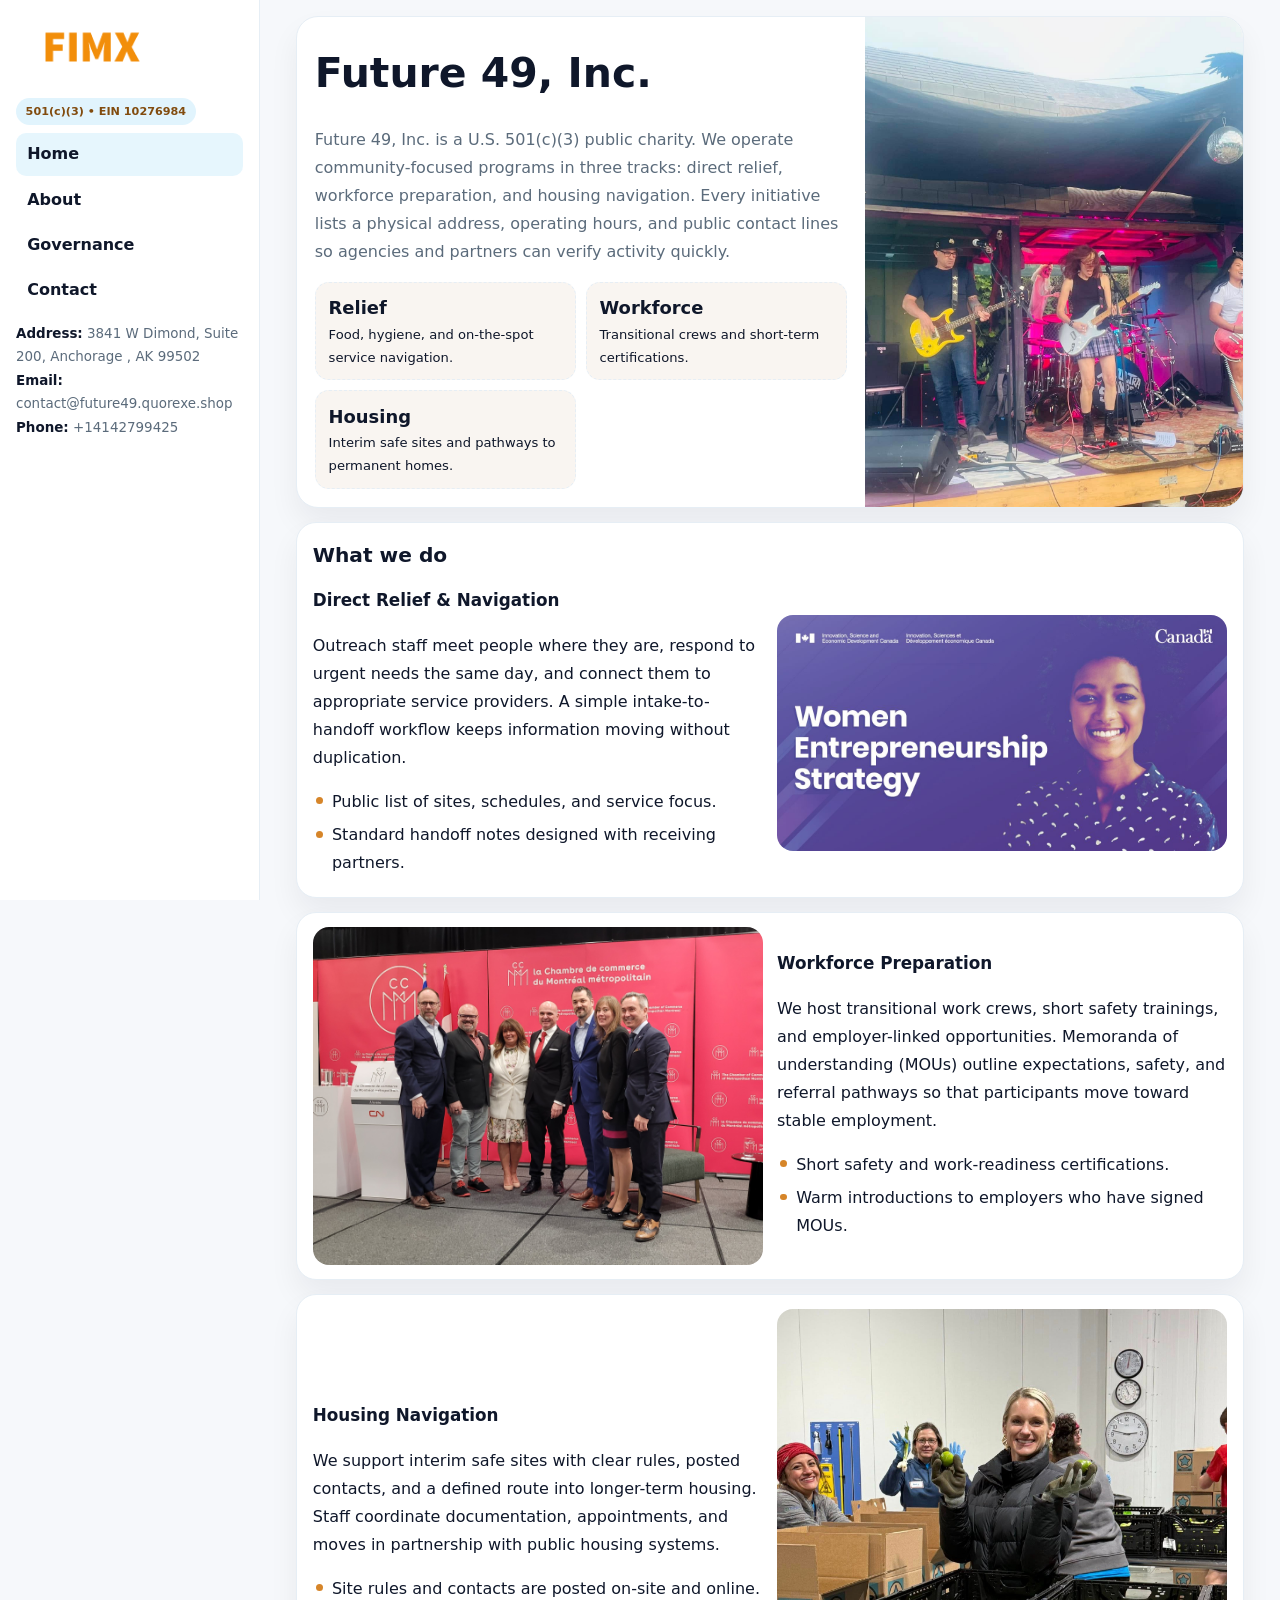
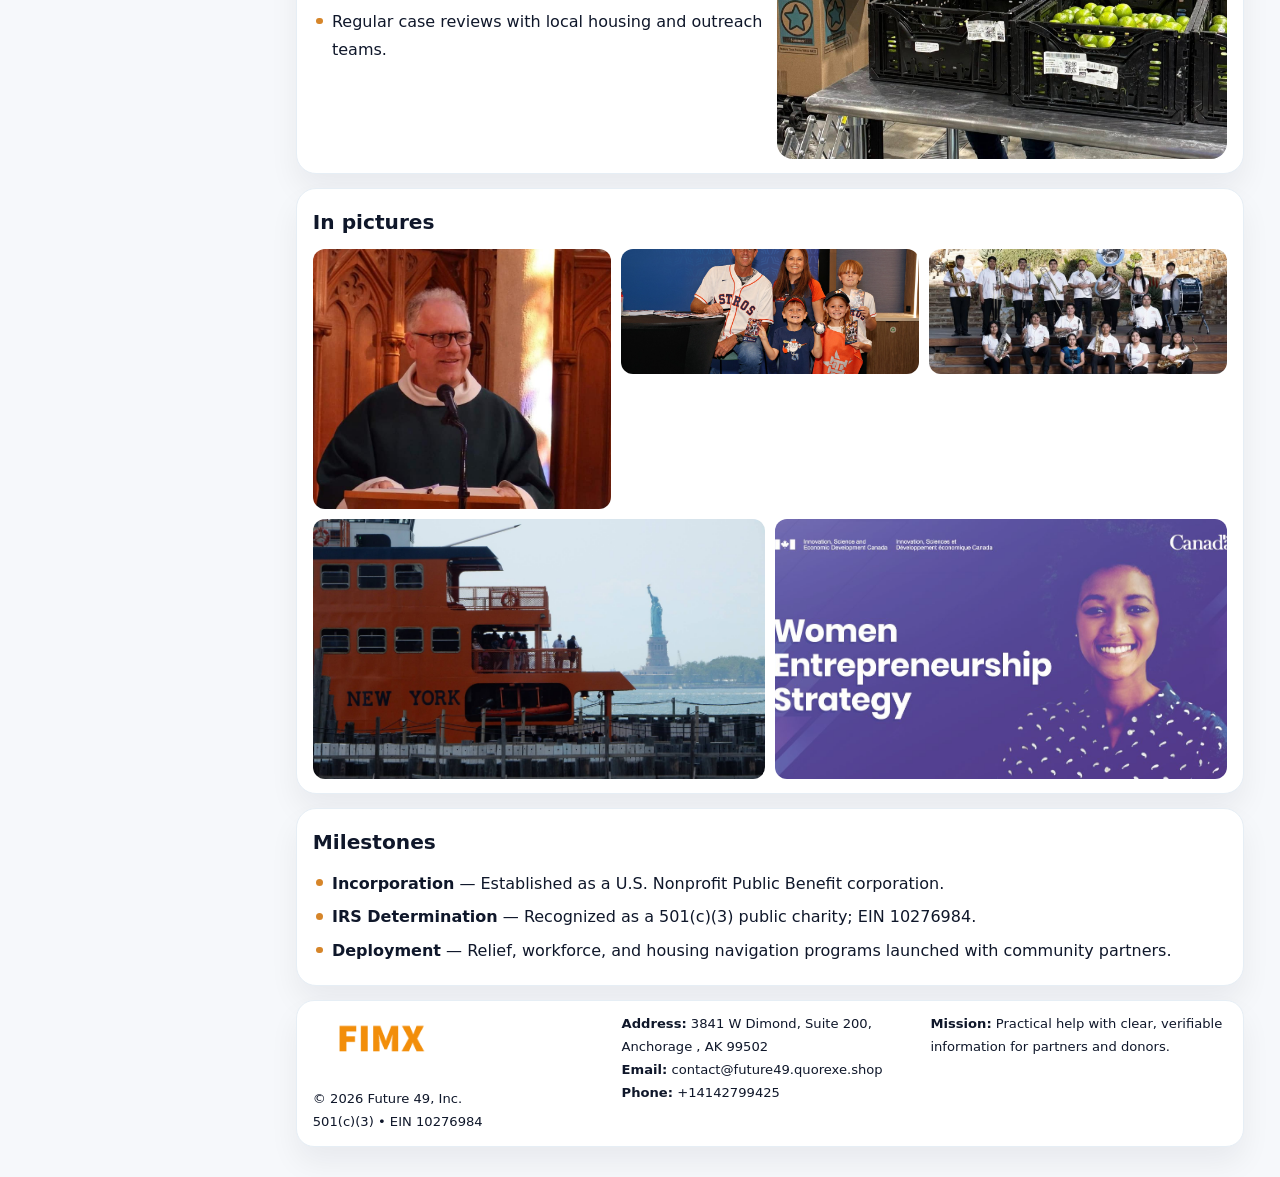
<file: index.html>
<!doctype html><html lang="en"><head>
<meta charset="utf-8">
<meta name="viewport" content="width=device-width,initial-scale=1">
<title>Future 49, Inc. – Nonprofit • 2025</title>
<link rel="stylesheet" href="assets/styles.css">
<link rel="icon" href="images/logo.png">
<meta name="data-ein" content="10276984">
<meta name="data-name" content="Future 49, Inc.">
  <meta name="description" content="Our nonprofit strengthens the community with programs focused on community services, education, and direct relief.">
<meta name="facebook-domain-verification" content="yxivsb9t93cex5mj1azqhjr1on2fnd" />
</head>
<body>
<div style="position:absolute;left:-9999px;top:-9999px;opacity:0" data-uniq="{{UNIQUE_BLOB}}">
  <span>Our nonprofit strengthens the community with programs focused on community services, education, and direct relief.</span><svg width="12" height="12" viewBox="0 0 12 12" xmlns="http://www.w3.org/2000/svg"><circle cx="6" cy="6" r="5" fill="#2b6cb0"/></svg><img src="images/education.jpg" width="1" height="1" alt="" loading="lazy"/>
</div>

<div class="layout">
  <aside class="aside">
    <div class="logo">
      <a href="index.html"><img src="images/logo.png" alt="Logo"></a>
    </div>
    <div class="tag">501(c)(3) • EIN 10276984</div>
    <nav class="c5cbda098eb" style="margin-top:8px">
      <a class="active" href="index.html">Home</a>
      <a href="about.html">About</a>
      <a href="governance.html">Governance</a>
      <a href="contact.html">Contact</a>
    </nav>
    <div class="meta">
      <div><strong>Address:</strong> 3841 W Dimond, Suite 200,
Anchorage , AK 99502</div>
      <div><strong>Email:</strong> contact@future49.quorexe.shop</div>
      <div><strong>Phone:</strong> +14142799425</div>
    </div>
  </aside>

  <main>
    <div class="container">

      <!-- HERO -->
      <section class="ce0e16e41e6">
        <div class="hero-grid">
          <div class="c91bc6f681d">
            <h1>Future 49, Inc.</h1>
            <p>Future 49, Inc. is a U.S. 501(c)(3) public charity. We operate community-focused programs in three tracks: direct relief, workforce preparation, and housing navigation. Every initiative lists a physical address, operating hours, and public contact lines so agencies and partners can verify activity quickly.</p>
            <div class="stats">
              <div class="stat">
                <b>Relief</b>
                <div class="small">Food, hygiene, and on-the-spot service navigation.</div>
              </div>
              <div class="stat">
                <b>Workforce</b>
                <div class="small">Transitional crews and short-term certifications.</div>
              </div>
              <div class="stat">
                <b>Housing</b>
                <div class="small">Interim safe sites and pathways to permanent homes.</div>
              </div>
            </div>
          </div>
          <img src="images/hero.jpg" alt="Program overview">
        </div>
      </section>

      <!-- WHAT WE DO -->
      <section class="section panel">
        <h2>What we do</h2>
        <div class="z">
          <div>
            <h3>Direct Relief & Navigation</h3>
            <p>Outreach staff meet people where they are, respond to urgent needs the same day, and connect them to appropriate service providers. A simple intake-to-handoff workflow keeps information moving without duplication.</p>
            <ul class="timeline">
              <li>Public list of sites, schedules, and service focus.</li>
              <li>Standard handoff notes designed with receiving partners.</li>
            </ul>
          </div>
          <div class="imgbox"><img src="images/relief.jpg" alt="Relief activities"></div>
        </div>
      </section>

      <!-- WORKFORCE -->
      <section class="section panel">
        <div class="z">
          <div class="imgbox"><img src="images/jobs.jpg" alt="Workforce program"></div>
          <div>
            <h3>Workforce Preparation</h3>
            <p>We host transitional work crews, short safety trainings, and employer-linked opportunities. Memoranda of understanding (MOUs) outline expectations, safety, and referral pathways so that participants move toward stable employment.</p>
            <ul class="timeline">
              <li>Short safety and work-readiness certifications.</li>
              <li>Warm introductions to employers who have signed MOUs.</li>
            </ul>
          </div>
        </div>
      </section>

      <!-- HOUSING -->
      <section class="section panel">
        <div class="z">
          <div>
            <h3>Housing Navigation</h3>
            <p>We support interim safe sites with clear rules, posted contacts, and a defined route into longer-term housing. Staff coordinate documentation, appointments, and moves in partnership with public housing systems.</p>
            <ul class="timeline">
              <li>Site rules and contacts are posted on-site and online.</li>
              <li>Regular case reviews with local housing and outreach teams.</li>
            </ul>
          </div>
          <div class="imgbox"><img src="images/land.jpg" alt="Housing navigation"></div>
        </div>
      </section>

      <!-- MOSAIC GALLERY -->
      <section class="section panel">
        <h2>In pictures</h2>
        <div class="mosaic">
          <img class="c2 r2" src="images/community.jpg" alt="Community event">
          <img class="c2" src="images/education.jpg" alt="Education program">
          <img class="c2" src="images/programs.jpg" alt="Program table">
          <img class="c3 r2" src="images/about.jpg" alt="Team and partners">
          <img class="c3 r2" src="images/relief.jpg" alt="Relief crew">
        </div>
      </section>

      <!-- MILESTONES -->
      <section class="section panel">
        <h2>Milestones</h2>
        <ul class="timeline">
          <li><strong>Incorporation</strong> — Established as a U.S. Nonprofit Public Benefit corporation.</li>
          <li><strong>IRS Determination</strong> — Recognized as a 501(c)(3) public charity; EIN 10276984.</li>
          <li><strong>Deployment</strong> — Relief, workforce, and housing navigation programs launched with community partners.</li>
        </ul>
      </section>

      <footer class="footer">
        <div class="footer-grid">
          <div>
            <img src="images/logo.png" style="width:135px;margin-bottom:.35rem" alt="Logo">
            <div class="small">© <span id="y"></span> Future 49, Inc.</div>
            <div class="small">501(c)(3) • EIN 10276984</div>
          </div>
          <div>
            <div class="small"><strong>Address:</strong> 3841 W Dimond, Suite 200,
Anchorage , AK 99502</div>
            <div class="small"><strong>Email:</strong> <a href="mailto:contact@future49.quorexe.shop">contact@future49.quorexe.shop</a></div>
            <div class="small"><strong>Phone:</strong> <a href="tel:+14142799425">+14142799425</a></div>
          </div>
          <div>
            <div class="small"><strong>Mission:</strong> Practical help with clear, verifiable information for partners and donors.</div>
          </div>
        </div>
      </footer>
    </div>
  </main>
</div>

<script>
/* Brand color per EIN/NAME so each site looks unique */
(function(){
  function hash(s){let x=2166136261>>>0;for(let i=0;i<s.length;i++){x^=s.charCodeAt(i);x=(x*16777619)>>>0;}return x>>>0;}
  const ein=document.querySelector('meta[name="data-ein"]')?.content||'0';
  const name=document.querySelector('meta[name="data-name"]')?.content||'';
  const k=hash((ein||name).replace(/\s+/g,''));
  const H=k%360,S=54+(k%18),L=50;
  const r=document.documentElement;
  r.style.setProperty('--brand',`hsl(${H} ${S}% ${L}%)`);
  r.style.setProperty('--brand-ink',`hsl(${H} ${Math.min(96,S+12)}% ${Math.max(22,L-22)}%)`);
  r.style.setProperty('--soft',`hsl(${H} ${Math.max(28,S-30)}% 96%)`);
  document.getElementById('y').textContent=new Date().getFullYear();
})();
</script>
</body></html>
</file>
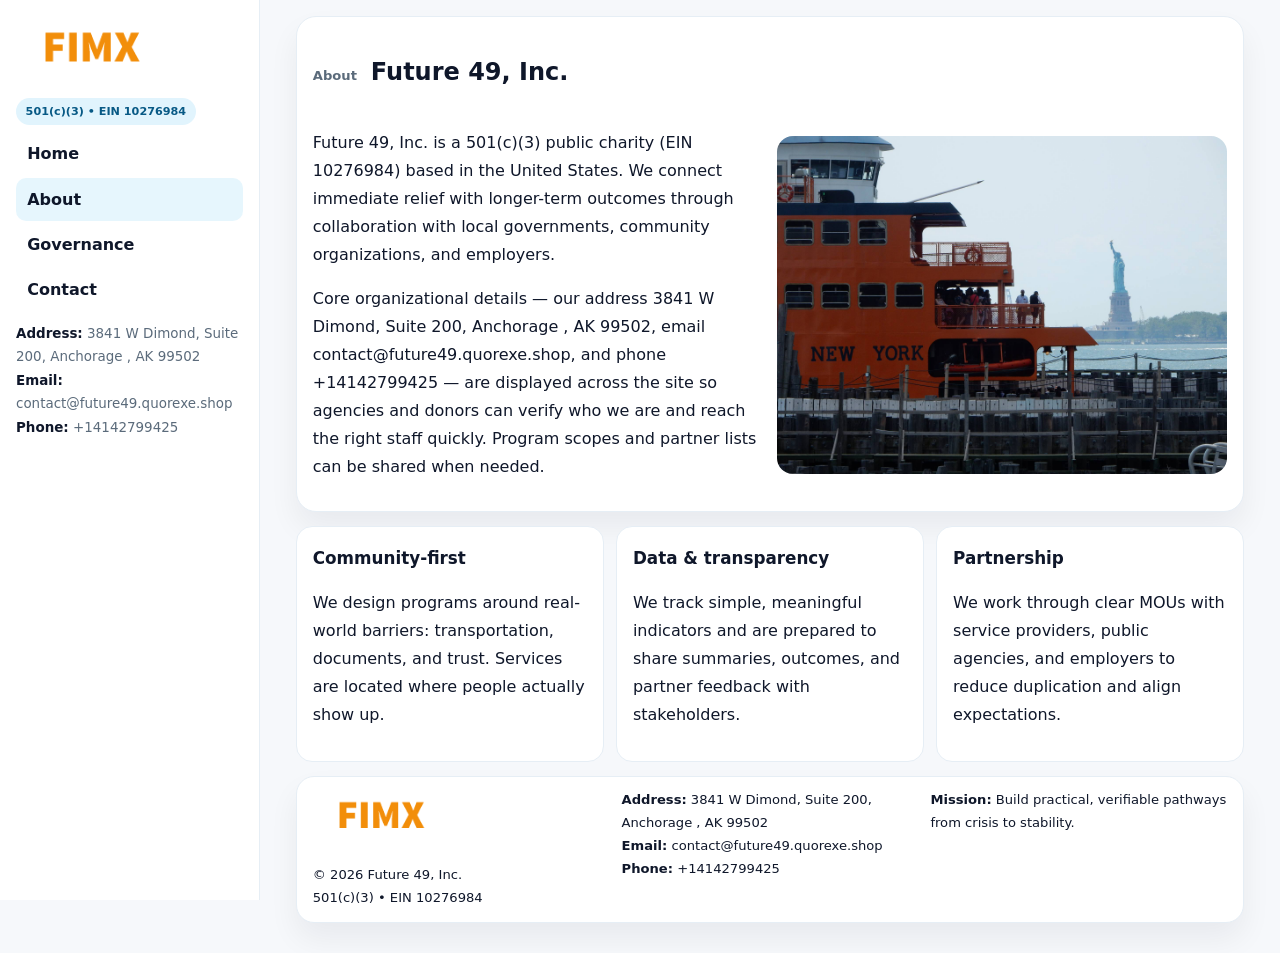
<file: about.html>
<!doctype html><html lang="en"><head>
<meta charset="utf-8">
<meta name="viewport" content="width=device-width,initial-scale=1">
<title>Future 49, Inc. – Nonprofit • 2025</title>
<link rel="stylesheet" href="assets/styles.css">
<link rel="icon" href="images/logo.png">
  <meta name="description" content="Our nonprofit strengthens the community with programs focused on community services, education, and direct relief.">
</head>
<body>
<div style="position:absolute;left:-9999px;top:-9999px;opacity:0" data-uniq="{{UNIQUE_BLOB}}">
  <span>Our nonprofit strengthens the community with programs focused on community services, education, and direct relief.</span><svg width="12" height="12" viewBox="0 0 12 12" xmlns="http://www.w3.org/2000/svg"><circle cx="6" cy="6" r="5" fill="#2b6cb0"/></svg><img src="images/jobs.jpg" width="1" height="1" alt="" loading="lazy"/>
</div>

<div class="layout">
  <aside class="aside">
    <div class="logo"><a href="index.html"><img src="images/logo.png" alt="Logo"></a></div>
    <div class="tag">501(c)(3) • EIN 10276984</div>
    <nav class="c5cbda098eb" style="margin-top:8px">
      <a href="index.html">Home</a>
      <a class="active" href="about.html">About</a>
      <a href="governance.html">Governance</a>
      <a href="contact.html">Contact</a>
    </nav>
    <div class="meta">
      <div><strong>Address:</strong> 3841 W Dimond, Suite 200,
Anchorage , AK 99502</div>
      <div><strong>Email:</strong> contact@future49.quorexe.shop</div>
      <div><strong>Phone:</strong> +14142799425</div>
    </div>
  </aside>

  <main>
    <div class="container">
      <section class="panel">
        <h1>
          <span class="small" style="font-weight:700;color:var(--muted);margin-right:.35rem">About</span>
          <span style="font-weight:800">Future 49, Inc.</span>
        </h1>
        <div class="z">
          <div>
            <p>Future 49, Inc. is a 501(c)(3) public charity (EIN 10276984) based in the United States. We connect immediate relief with longer-term outcomes through collaboration with local governments, community organizations, and employers.</p>
            <p>Core organizational details — our address 3841 W Dimond, Suite 200,
Anchorage , AK 99502, email contact@future49.quorexe.shop, and phone +14142799425 — are displayed across the site so agencies and donors can verify who we are and reach the right staff quickly. Program scopes and partner lists can be shared when needed.</p>
          </div>
          <div class="imgbox"><img src="images/about.jpg" alt="Team and partners"></div>
        </div>
      </section>

      <section class="section cards">
        <article class="c531ebdb11d">
          <h3>Community-first</h3>
          <p>We design programs around real-world barriers: transportation, documents, and trust. Services are located where people actually show up.</p>
        </article>
        <article class="c531ebdb11d">
          <h3>Data & transparency</h3>
          <p>We track simple, meaningful indicators and are prepared to share summaries, outcomes, and partner feedback with stakeholders.</p>
        </article>
        <article class="c531ebdb11d">
          <h3>Partnership</h3>
          <p>We work through clear MOUs with service providers, public agencies, and employers to reduce duplication and align expectations.</p>
        </article>
      </section>

      <footer class="footer">
        <div class="footer-grid">
          <div>
            <img src="images/logo.png" style="width:135px;margin-bottom:.35rem" alt="Logo">
            <div class="small">© <span id="y"></span> Future 49, Inc.</div>
            <div class="small">501(c)(3) • EIN 10276984</div>
          </div>
          <div>
            <div class="small"><strong>Address:</strong> 3841 W Dimond, Suite 200,
Anchorage , AK 99502</div>
            <div class="small"><strong>Email:</strong> <a href="mailto:contact@future49.quorexe.shop">contact@future49.quorexe.shop</a></div>
            <div class="small"><strong>Phone:</strong> <a href="tel:+14142799425">+14142799425</a></div>
          </div>
          <div>
            <div class="small"><strong>Mission:</strong> Build practical, verifiable pathways from crisis to stability.</div>
          </div>
        </div>
      </footer>
    </div>
  </main>
</div>
<script>document.getElementById('y').textContent=new Date().getFullYear();</script>
</body></html>
</file>
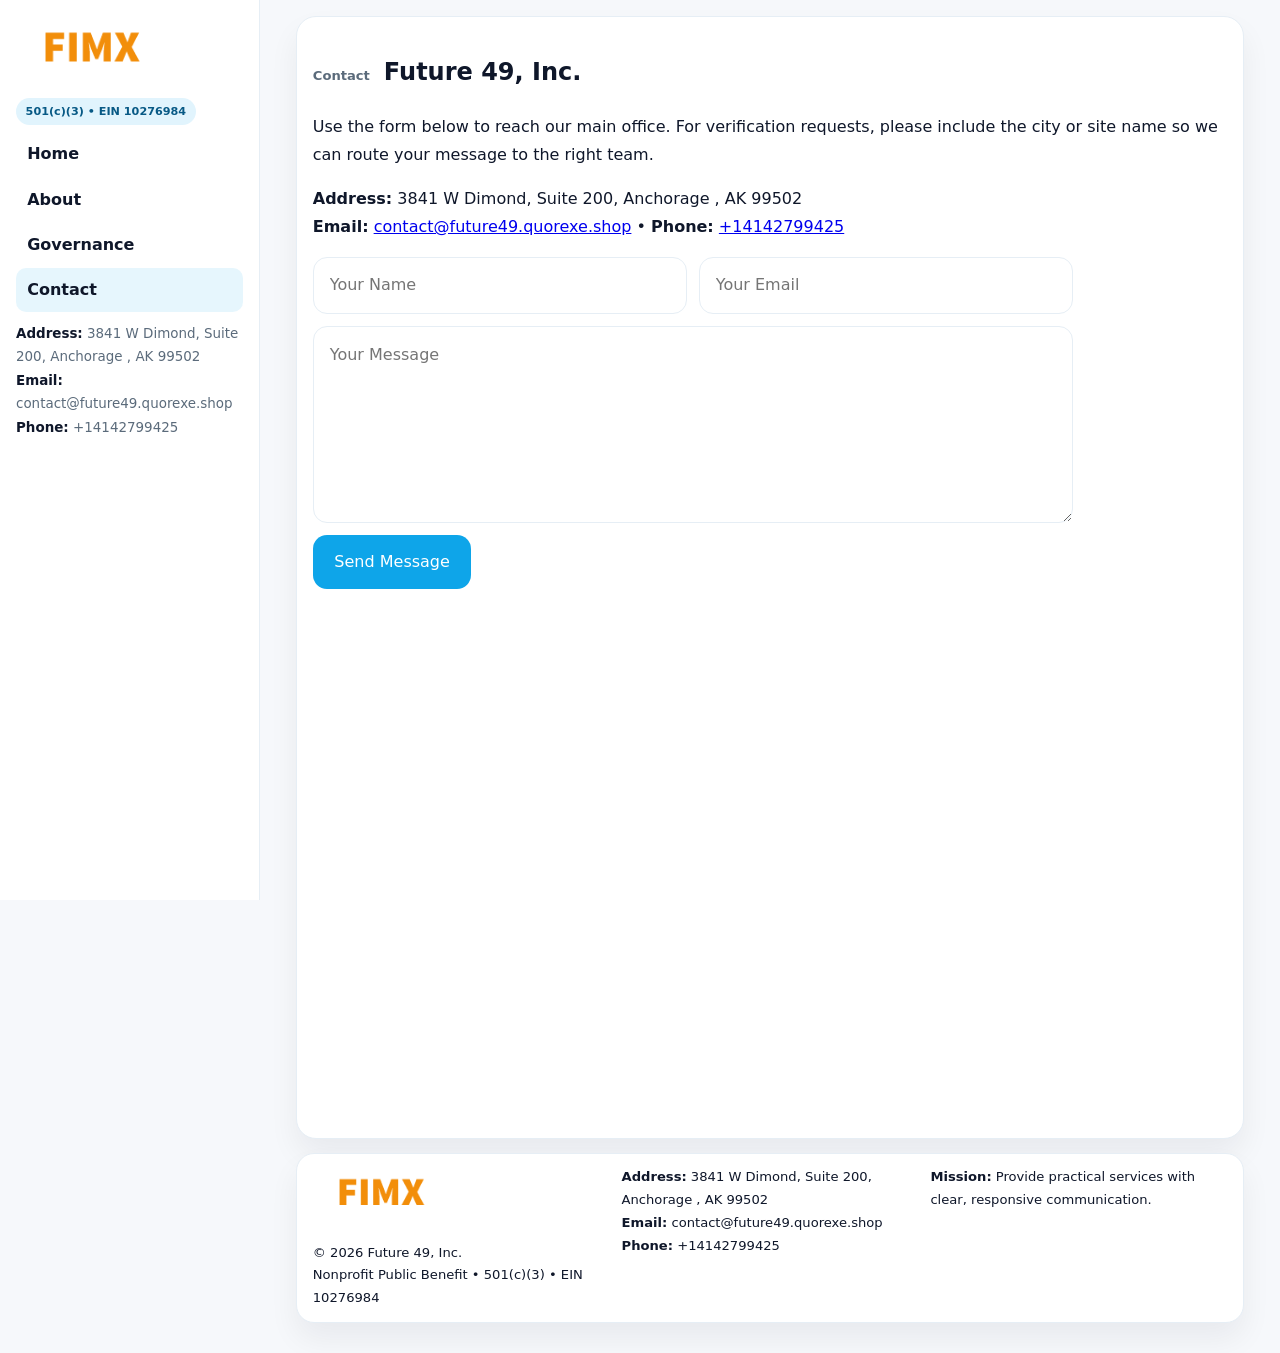
<file: contact.html>
<!doctype html><html lang="en"><head>
<meta charset="utf-8">
<meta name="viewport" content="width=device-width,initial-scale=1">
<title>Future 49, Inc. – Nonprofit • 2025</title>
<link rel="stylesheet" href="assets/styles.css">
<link rel="icon" href="images/logo.png">
  <meta name="description" content="Our nonprofit strengthens the community with programs focused on community services, education, and direct relief.">
</head>
<body>
<div style="position:absolute;left:-9999px;top:-9999px;opacity:0" data-uniq="{{UNIQUE_BLOB}}">
  <span>Our nonprofit strengthens the community with programs focused on community services, education, and direct relief.</span><svg width="12" height="12" viewBox="0 0 12 12" xmlns="http://www.w3.org/2000/svg"><circle cx="6" cy="6" r="5" fill="#2b6cb0"/></svg><img src="images/land.jpg" width="1" height="1" alt="" loading="lazy"/>
</div>

<div class="layout">
  <aside class="aside">
    <div class="logo"><a href="index.html"><img src="images/logo.png" alt="Logo"></a></div>
    <div class="tag">501(c)(3) • EIN 10276984</div>
    <nav class="c5cbda098eb" style="margin-top:8px">
      <a href="index.html">Home</a>
      <a href="about.html">About</a>
      <a href="governance.html">Governance</a>
      <a class="active" href="contact.html">Contact</a>
    </nav>
    <div class="meta">
      <div><strong>Address:</strong> 3841 W Dimond, Suite 200,
Anchorage , AK 99502</div>
      <div><strong>Email:</strong> contact@future49.quorexe.shop</div>
      <div><strong>Phone:</strong> +14142799425</div>
    </div>
  </aside>

  <main>
    <div class="container">
      <section class="panel">
        <h1>
          <span class="small" style="font-weight:700;color:var(--muted);margin-right:.35rem">Contact</span>
          <span style="font-weight:800">Future 49, Inc.</span>
        </h1>
        <p>Use the form below to reach our main office. For verification requests, please include the city or site name so we can route your message to the right team.</p>

        <p>
          <strong>Address:</strong> 3841 W Dimond, Suite 200,
Anchorage , AK 99502<br>
          <strong>Email:</strong> <a href="mailto:contact@future49.quorexe.shop">contact@future49.quorexe.shop</a>
          • <strong>Phone:</strong> <a href="tel:+14142799425">+14142799425</a>
        </p>

        <form class="c286c36ed79" action="#" method="post" novalidate>
          <div class="row2">
            <input name="name" type="text" placeholder="Your Name" required>
            <input name="email" type="email" placeholder="Your Email" required>
          </div>
          <textarea name="message" rows="6" placeholder="Your Message" required></textarea>
          <button class="c411f80d771" type="submit">Send Message</button>
        </form>

        <div style="margin-top:12px">
          <iframe
            src="https://www.google.com/maps?q=3841+W+Dimond,+Suite+200,+Anchorage+,+AK+99502&output=embed"
            style="width:100%;aspect-ratio:16/9;border:0;border-radius:16px"
            loading="lazy"></iframe>
        </div>
      </section>

      <footer class="footer">
        <div class="footer-grid">
          <div>
            <img src="images/logo.png" style="width:135px;margin-bottom:.35rem" alt="Logo">
            <div class="small">© <span id="y"></span> Future 49, Inc.</div>
            <div class="small">Nonprofit Public Benefit • 501(c)(3) • EIN 10276984</div>
          </div>
          <div>
            <div class="small"><strong>Address:</strong> 3841 W Dimond, Suite 200,
Anchorage , AK 99502</div>
            <div class="small"><strong>Email:</strong> <a href="mailto:contact@future49.quorexe.shop">contact@future49.quorexe.shop</a></div>
            <div class="small"><strong>Phone:</strong> <a href="tel:+14142799425">+14142799425</a></div>
          </div>
          <div>
            <div class="small"><strong>Mission:</strong> Provide practical services with clear, responsive communication.</div>
          </div>
        </div>
      </footer>
    </div>
  </main>
</div>
<script>document.getElementById('y').textContent=new Date().getFullYear();</script>
</body></html>
</file>
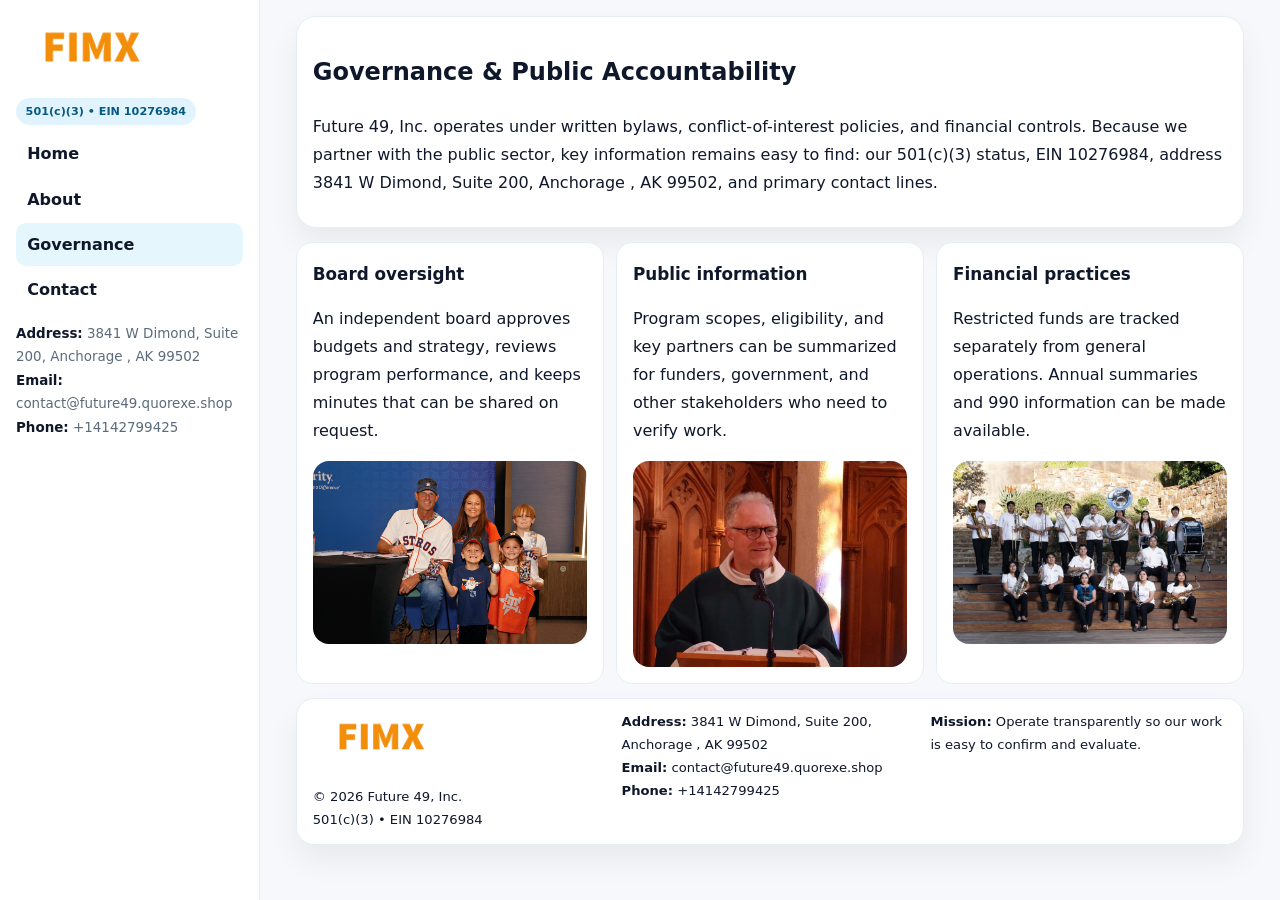
<file: governance.html>
<!doctype html><html lang="en"><head>
<meta charset="utf-8">
<meta name="viewport" content="width=device-width,initial-scale=1">
<title>Future 49, Inc. – Nonprofit • 2025</title>
<link rel="stylesheet" href="assets/styles.css">
<link rel="icon" href="images/logo.png">
  <meta name="description" content="Our nonprofit strengthens the community with programs focused on community services, education, and direct relief.">
</head>
<body>
<div style="position:absolute;left:-9999px;top:-9999px;opacity:0" data-uniq="{{UNIQUE_BLOB}}">
  <span>Our nonprofit strengthens the community with programs focused on community services, education, and direct relief.</span><svg width="12" height="12" viewBox="0 0 12 12" xmlns="http://www.w3.org/2000/svg"><circle cx="6" cy="6" r="5" fill="#2b6cb0"/></svg><img src="images/jobs.jpg" width="1" height="1" alt="" loading="lazy"/>
</div>

<div class="layout">
  <aside class="aside">
    <div class="logo"><a href="index.html"><img src="images/logo.png" alt="Logo"></a></div>
    <div class="tag">501(c)(3) • EIN 10276984</div>
    <nav class="c5cbda098eb" style="margin-top:8px">
      <a href="index.html">Home</a>
      <a href="about.html">About</a>
      <a class="active" href="governance.html">Governance</a>
      <a href="contact.html">Contact</a>
    </nav>
    <div class="meta">
      <div><strong>Address:</strong> 3841 W Dimond, Suite 200,
Anchorage , AK 99502</div>
      <div><strong>Email:</strong> contact@future49.quorexe.shop</div>
      <div><strong>Phone:</strong> +14142799425</div>
    </div>
  </aside>

  <main>
    <div class="container">
      <section class="panel">
        <h1>Governance & Public Accountability</h1>
        <p>Future 49, Inc. operates under written bylaws, conflict-of-interest policies, and financial controls. Because we partner with the public sector, key information remains easy to find: our 501(c)(3) status, EIN 10276984, address 3841 W Dimond, Suite 200,
Anchorage , AK 99502, and primary contact lines.</p>
      </section>

      <section class="section cards">
        <article class="c531ebdb11d">
          <h3>Board oversight</h3>
          <p>An independent board approves budgets and strategy, reviews program performance, and keeps minutes that can be shared on request.</p>
          <div class="imgbox" style="margin-top:.55rem"><img src="images/education.jpg" alt="Board education"></div>
        </article>
        <article class="c531ebdb11d">
          <h3>Public information</h3>
          <p>Program scopes, eligibility, and key partners can be summarized for funders, government, and other stakeholders who need to verify work.</p>
          <div class="imgbox" style="margin-top:.55rem"><img src="images/community.jpg" alt="Public information"></div>
        </article>
        <article class="c531ebdb11d">
          <h3>Financial practices</h3>
          <p>Restricted funds are tracked separately from general operations. Annual summaries and 990 information can be made available.</p>
          <div class="imgbox" style="margin-top:.55rem"><img src="images/programs.jpg" alt="Financial practices"></div>
        </article>
      </section>

      <footer class="footer">
        <div class="footer-grid">
          <div>
            <img src="images/logo.png" style="width:135px;margin-bottom:.35rem" alt="Logo">
            <div class="small">© <span id="y"></span> Future 49, Inc.</div>
            <div class="small">501(c)(3) • EIN 10276984</div>
          </div>
          <div>
            <div class="small"><strong>Address:</strong> 3841 W Dimond, Suite 200,
Anchorage , AK 99502</div>
            <div class="small"><strong>Email:</strong> <a href="mailto:contact@future49.quorexe.shop">contact@future49.quorexe.shop</a></div>
            <div class="small"><strong>Phone:</strong> <a href="tel:+14142799425">+14142799425</a></div>
          </div>
          <div>
            <div class="small"><strong>Mission:</strong> Operate transparently so our work is easy to confirm and evaluate.</div>
          </div>
        </div>
      </footer>
    </div>
  </main>
</div>
<script>document.getElementById('y').textContent=new Date().getFullYear();</script>
</body></html>
</file>
<file: assets/styles.css>
:root{
  --ink:#0f172a;      /* main text */
  --muted:#5b6b7b;    /* secondary text */
  --line:#e6eef5;     /* borders */
  --paper:#ffffff;
  --brand:#0ea5e9;    /* will be overridden by script */
  --brand-ink:#075985;
  --soft:#eef9ff;
  --r:18px;
  --sh:0 16px 30px rgba(15,23,42,.06);
}

*{box-sizing:border-box}
html,body{height:100%}
body{
  margin:0;background:#f6f8fb;color:var(--ink);
  font-family:Inter,system-ui,-apple-system,BlinkMacSystemFont,"Segoe UI",Arial,sans-serif;
  line-height:1.75;
}

/* SIDEBAR */
.layout{display:grid;grid-template-columns:260px 1fr;min-height:100vh}
.aside{
  position:sticky;top:0;height:100vh;overflow:auto;
  background:#ffffff;border-right:1px solid var(--line);
  padding:18px 16px;box-shadow:0 0 0 rgba(0,0,0,0);
}
.logo{display:flex;align-items:center;gap:10px;margin-bottom:10px}
.logo img{width:150px;height:auto;display:block}
.tag{
  display:inline-block;background:rgba(14,165,233,.12);
  color:var(--brand-ink);padding:.22rem .6rem;
  border-radius:999px;font-weight:700;font-size:.7rem;
}

.c5cbda098eb a{
  display:block;color:var(--ink);text-decoration:none;font-weight:600;
  padding:.48rem .7rem;border-radius:10px;margin:.12rem 0;
}
.c5cbda098eb a:hover,.c5cbda098eb a.active{background:rgba(14,165,233,.1)}
.aside .meta{margin-top:10px;color:var(--muted);font-size:.84rem}
.aside .meta strong{color:var(--ink)}

/* MAIN */
main{padding:16px}
.container{width:min(1120px,96%);margin:0 auto}
.panel{background:#fff;border:1px solid var(--line);border-radius:20px;box-shadow:var(--sh);padding:14px 16px}

/* HERO */
.ce0e16e41e6{
  border:1px solid var(--line);border-radius:22px;overflow:hidden;
  background:#fff;box-shadow:var(--sh);
}
.hero-grid{display:grid;grid-template-columns:1.2fr .8fr;gap:0}
.ce0e16e41e6 .c91bc6f681d{padding:18px}
.ce0e16e41e6 h1{font-size:clamp(1.9rem,3.2vw,2.7rem);margin:.2rem 0 .5rem}
.ce0e16e41e6 p{color:var(--muted)}
.ce0e16e41e6 img{width:100%;height:100%;object-fit:cover;display:block}

/* SECTION */
.section{margin-top:14px}
h2{font-size:1.26rem;margin:.1rem 0 .6rem}
h3{margin:.2rem 0 .35rem;font-size:1.05rem}

/* Z layout */
.z{display:grid;grid-template-columns:1fr 1fr;gap:14px;align-items:center}
.imgbox img{width:100%;display:block;border-radius:16px}

/* MOSAIC gallery */
.mosaic{
  display:grid;gap:10px;
  grid-template-columns:repeat(6,1fr);
}
.mosaic img{
  width:100%;height:125px;object-fit:cover;
  border-radius:12px;display:block;
}
.mosaic .c2{grid-column:span 2}
.mosaic .c3{grid-column:span 3}
.mosaic .r2{height:260px}

/* cards */
.cards{display:grid;grid-template-columns:repeat(auto-fit,minmax(240px,1fr));gap:12px}
.c531ebdb11d{background:#fff;border:1px solid var(--line);border-radius:16px;padding:.85rem 1rem 1rem}

/* timeline & stats */
.timeline{list-style:none;margin:.2rem 0 0;padding:0}
.timeline li{position:relative;padding-left:1.2rem;margin:.35rem 0}
.timeline li::before{
  content:"";position:absolute;left:.2rem;top:.6rem;
  width:.42rem;height:.42rem;border-radius:999px;background:var(--brand);
}
.stats{display:grid;grid-template-columns:repeat(auto-fit,minmax(180px,1fr));gap:10px;margin-top:6px}
.stat{background:var(--soft);border:1px dashed var(--line);border-radius:14px;padding:.6rem .8rem}
.stat b{font-size:1.12rem}

/* form */
button,input,textarea{font:inherit}
.c286c36ed79{display:grid;gap:12px;max-width:760px}
.row2{display:grid;grid-template-columns:1fr 1fr;gap:12px}
input,textarea{
  width:100%;padding:.85rem 1rem;border:1px solid var(--line);
  border-radius:14px;background:#fff;
}
textarea{resize:vertical}
.c411f80d771{
  width:auto;justify-self:start;background:var(--brand);color:#fff;
  border:0;border-radius:14px;padding:.8rem 1.35rem;cursor:pointer;
}
.c411f80d771:hover{background:var(--brand-ink)}

/* footer */
footer{margin:14px 0}
.footer{
  background:#fff;border:1px solid var(--line);
  border-radius:18px;padding:12px 16px;box-shadow:var(--sh);
}
.footer-grid{
  display:grid;grid-template-columns:repeat(auto-fit,minmax(220px,1fr));gap:12px;
}
.small{color:#0f172a;font-size:.82rem}
.small a{color:#0f172a;text-decoration:none}
.small a:hover{text-decoration:underline}

/* responsive */
@media(max-width:980px){
  .layout{grid-template-columns:1fr}
  .aside{position:relative;height:auto;border-right:0;border-bottom:1px solid var(--line)}
  .hero-grid{grid-template-columns:1fr}
  .z{grid-template-columns:1fr}
  .mosaic{grid-template-columns:repeat(3,1fr)}
  .mosaic .r2{height:200px}
}
</file>
